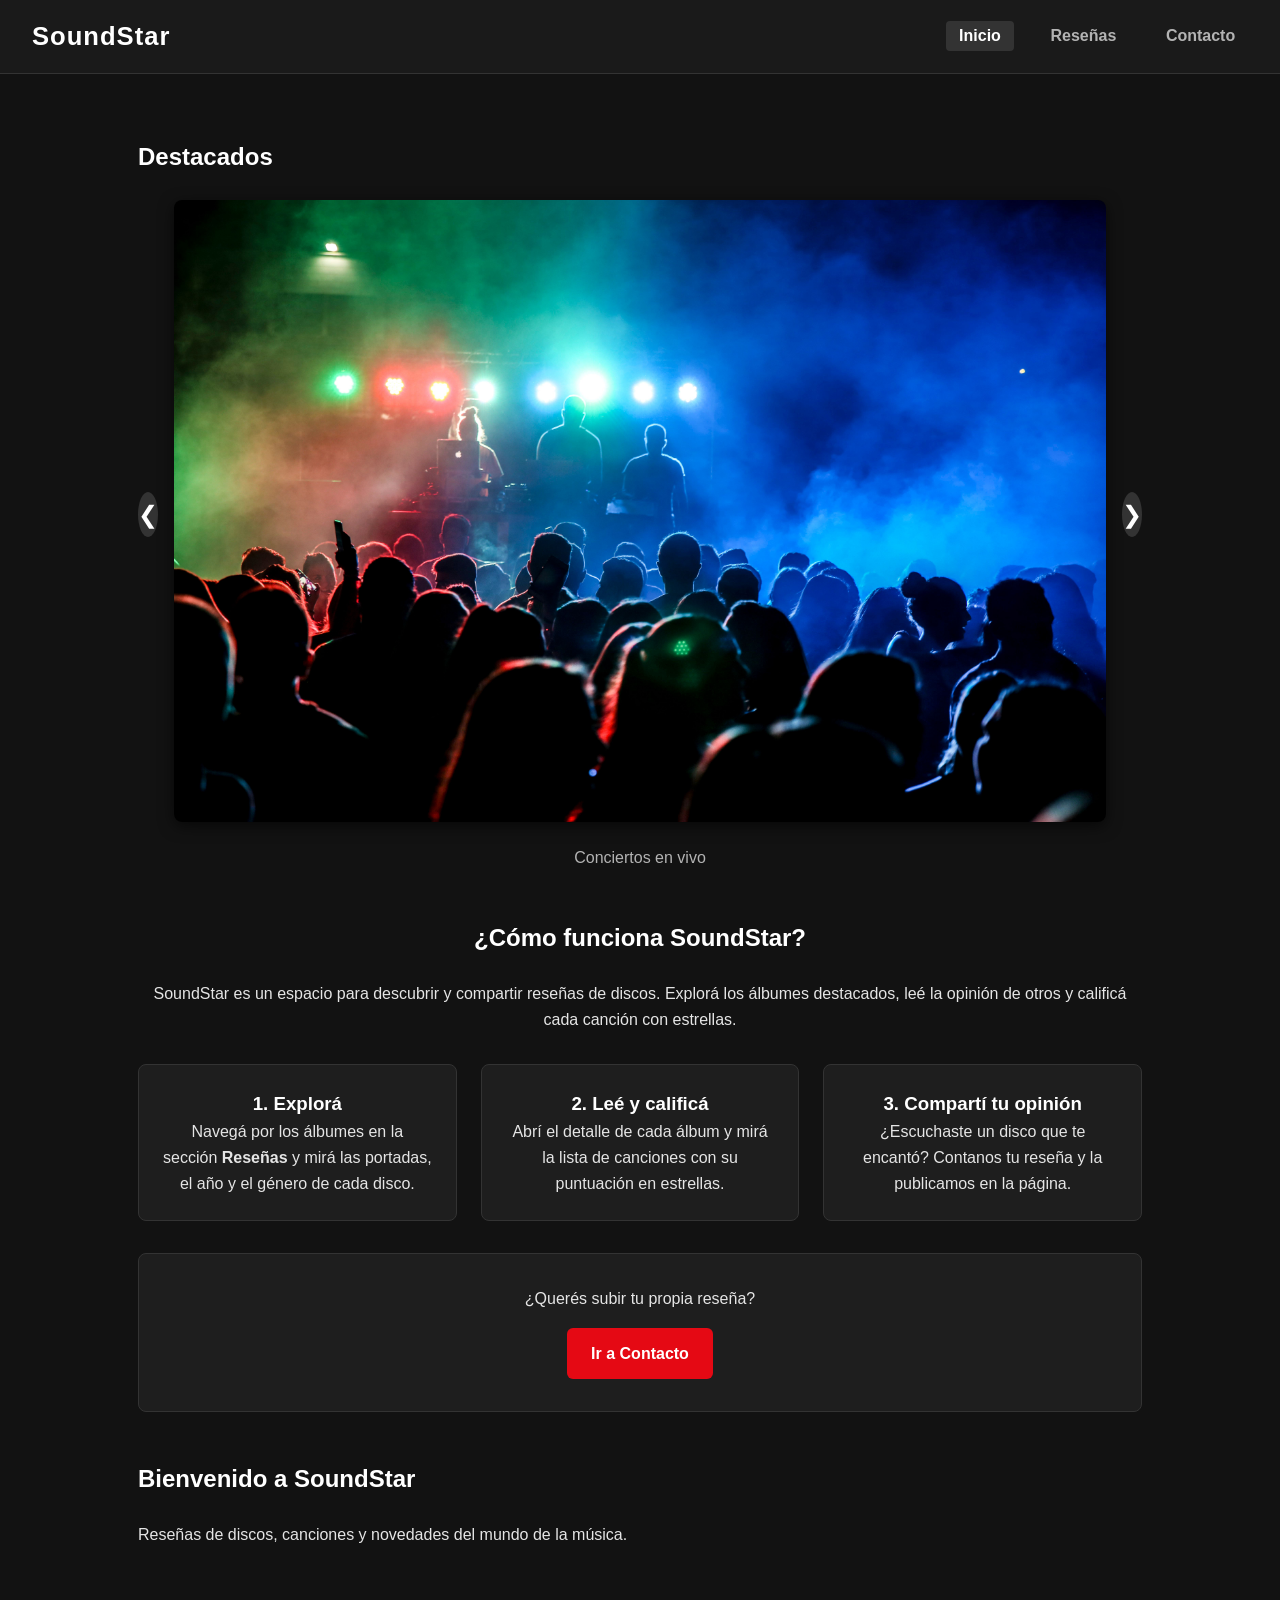
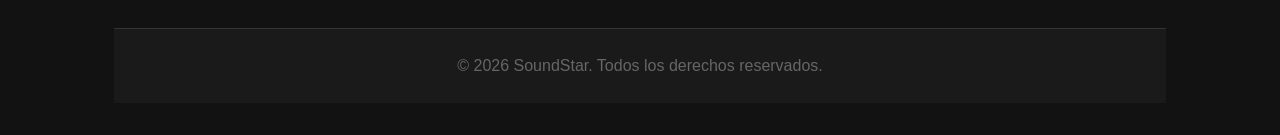
<file: index.html>
<!DOCTYPE html>
<html lang="es">
<head>
    <meta charset="UTF-8">
    <meta name="viewport" content="width=device-width, initial-scale=1.0">
    <title>SoundStar | Inicio</title>
    <link rel="stylesheet" href="css/estilo.css">
</head>
<body>

    <header>
        <h1>SoundStar</h1>
        <nav>
            <ul>
                <li><a href="index.html" class="activo">Inicio</a></li>
                <li><a href="articulos.html">Reseñas</a></li>
                <li><a href="contacto.html">Contacto</a></li>
            </ul>
        </nav>
    </header>

    <main>
       <main>
    <section class="carrusel">
        <h2>Destacados</h2>
        <div class="contenedor-carrusel">
            <button id="boton-anterior" aria-label="Imagen anterior">&#10094;</button>
            <div class="imagen-actual">
                <img id="imagen-carrusel" src="img/concierto.jpg" alt="Conciertos en vivo">
            </div>
            <button id="boton-siguiente" aria-label="Imagen siguiente">&#10095;</button>
        </div>
        <p id="descripcion-carrusel"></p>
    </section>

    <!-- cómo funciona -->
    <section class="como-funciona">
        <h2>¿Cómo funciona SoundStar?</h2>
        <p>SoundStar es un espacio para descubrir y compartir reseñas de discos. Explorá los álbumes destacados, leé la opinión de otros y calificá cada canción con estrellas.</p>

        <div class="pasos">
            <div class="paso">
                <h3>1. Explorá</h3>
                <p>Navegá por los álbumes en la sección <strong>Reseñas</strong> y mirá las portadas, el año y el género de cada disco.</p>
            </div>
            <div class="paso">
                <h3>2. Leé y calificá</h3>
                <p>Abrí el detalle de cada álbum y mirá la lista de canciones con su puntuación en estrellas.</p>
            </div>
            <div class="paso">
                <h3>3. Compartí tu opinión</h3>
                <p>¿Escuchaste un disco que te encantó? Contanos tu reseña y la publicamos en la página.</p>
            </div>
        </div>

        <div class="llamado-accion">
            <p>¿Querés subir tu propia reseña?</p>
            <a href="contacto.html" class="boton-contacto">Ir a Contacto</a>
        </div>
    </section>

    <section>
        <h2>Bienvenido a SoundStar</h2>
        <p>Reseñas de discos, canciones y novedades del mundo de la música.</p>
    </section>
       </main>


    <footer>
        <p>&copy; 2026 SoundStar. Todos los derechos reservados.</p>
    </footer>

    <script src="js/carrusel.js"></script>
</body>
</html>
</file>
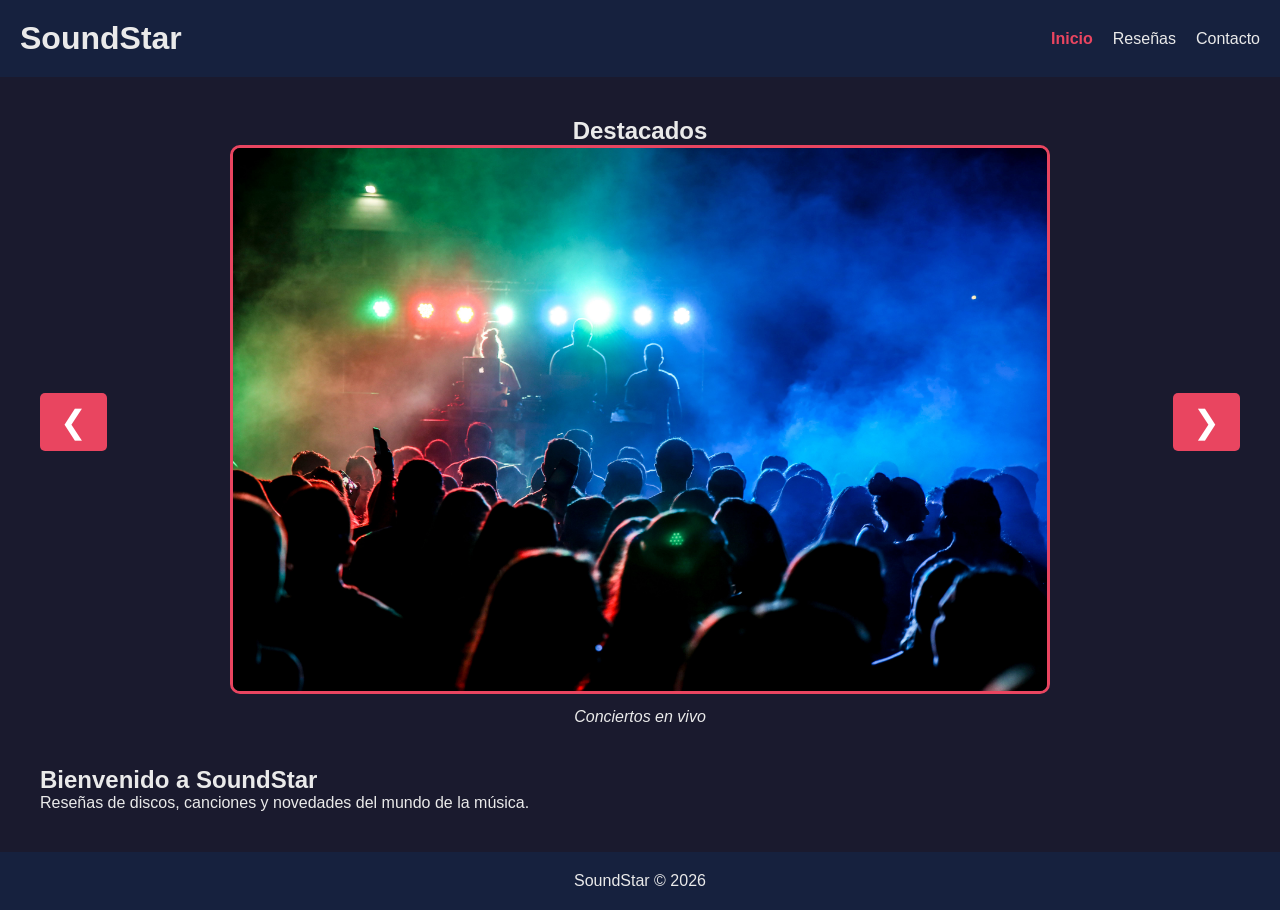
<file: soundstar/index.html>
<!DOCTYPE html>
<html lang="es">
<head>
    <meta charset="UTF-8">
    <meta name="viewport" content="width=device-width, initial-scale=1.0">
    <title>SoundStar | Inicio</title>
    <link rel="stylesheet" href="css/estilo.css">
</head>
<body>
    <header>
        <h1>SoundStar</h1>
        <nav>
            <ul>
                <li><a href="index.html" class="activo">Inicio</a></li>
                <li><a href="articulos.html">Reseñas</a></li>
                <li><a href="contacto.html">Contacto</a></li>
            </ul>
        </nav>
    </header>

    <main>
        <section class="carrusel">
    <h2>Destacados</h2>
    <div class="contenedor-carrusel">
        <button id="boton-anterior" aria-label="Imagen anterior">&#10094;</button>

        <div class="imagen-actual">
            <img id="imagen-carrusel" src="img/concierto.jpg" alt="Conciertos en vivo">
        </div>

        <button id="boton-siguiente" aria-label="Imagen siguiente">&#10095;</button>
    </div>
    <p id="descripcion-carrusel"></p>
</section>

        <section>
            <h2>Bienvenido a SoundStar</h2>
            <p>Reseñas de discos, canciones y novedades del mundo de la música.</p>
        </section>
    </main>

    <footer>
        <p>SoundStar © 2026</p>
    </footer>

    <script src="js/carrusel.js"></script>
</body>
</html>
</file>
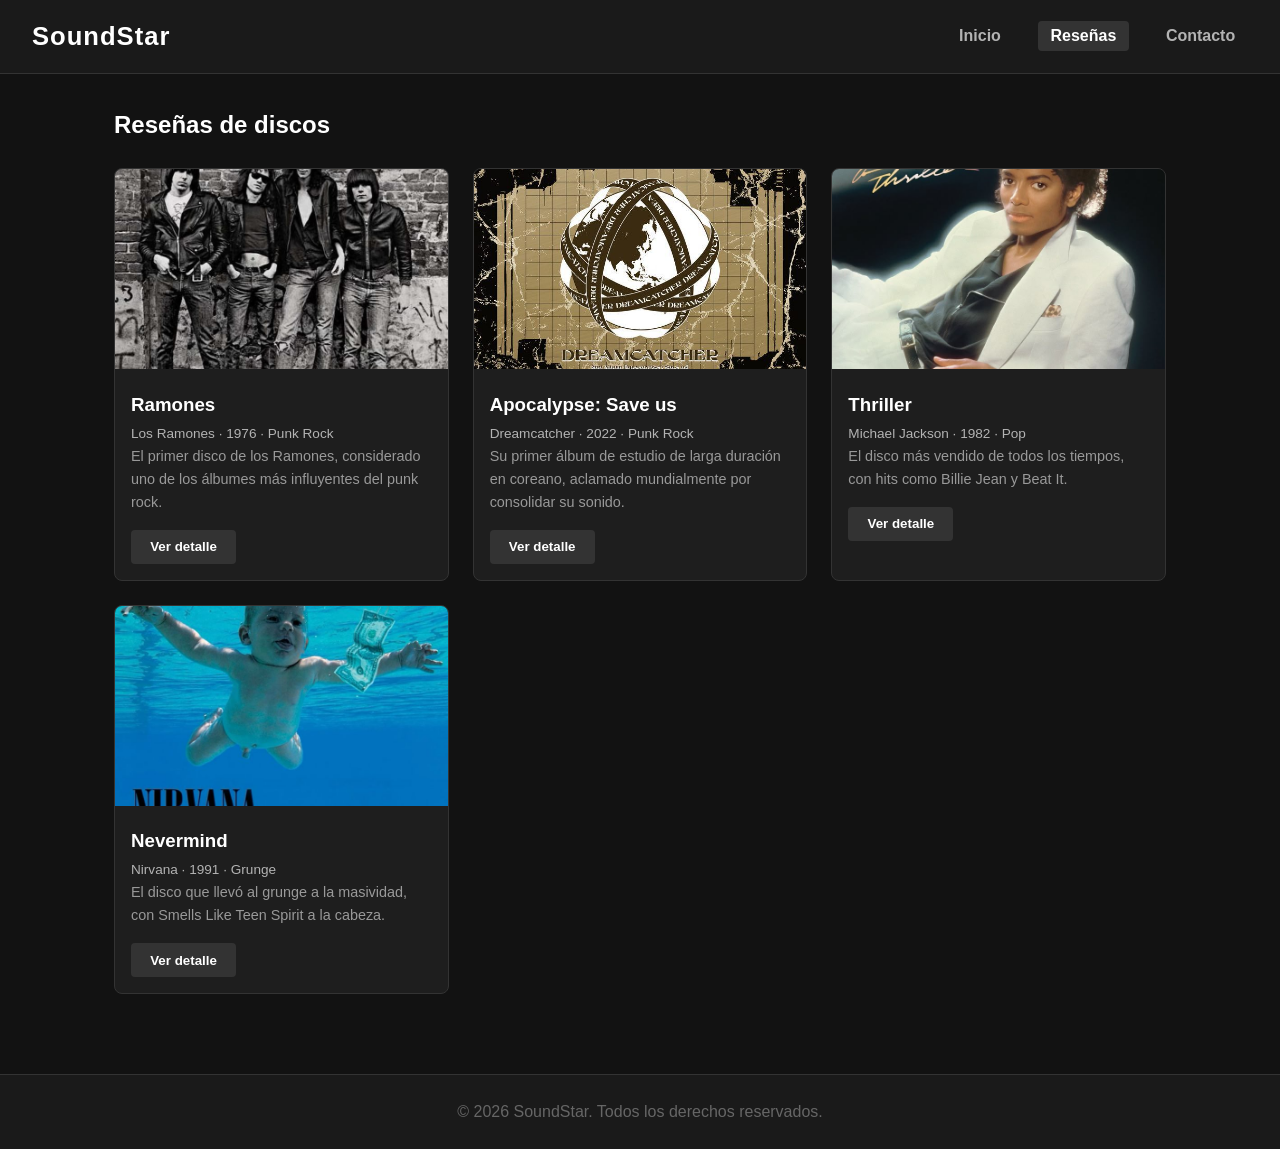
<file: articulos.html>
<!DOCTYPE html>
<html lang="es">
<head>
    <meta charset="UTF-8">
    <meta name="viewport" content="width=device-width, initial-scale=1.0">
    <title>SoundWave | Reseñas</title>
    <link rel="stylesheet" href="css/estilo.css">
</head>
<body>

    <header>
        <h1>SoundStar</h1>
        <nav>
            <ul>
                <li><a href="index.html">Inicio</a></li>
                <li><a href="articulos.html" class="activo">Reseñas</a></li>
                <li><a href="contacto.html">Contacto</a></li>
            </ul>
        </nav>
    </header>

    <main>
        <h2>Reseñas de discos</h2>

        <div id="grilla-albumes" class="grilla-albumes"></div>

        <div id="detalle-album" class="detalle-album">
            <button id="cerrar-detalle" aria-label="Cerrar detalle">&#10006;</button>
            <div id="contenido-detalle"></div>
        </div>
    </main>

    <footer>
        <p>&copy; 2026 SoundStar. Todos los derechos reservados.</p>
    </footer>

    <script src="js/albumes.js"></script>
    <script src="js/resenas.js"></script>
</body>
</html>
</file>
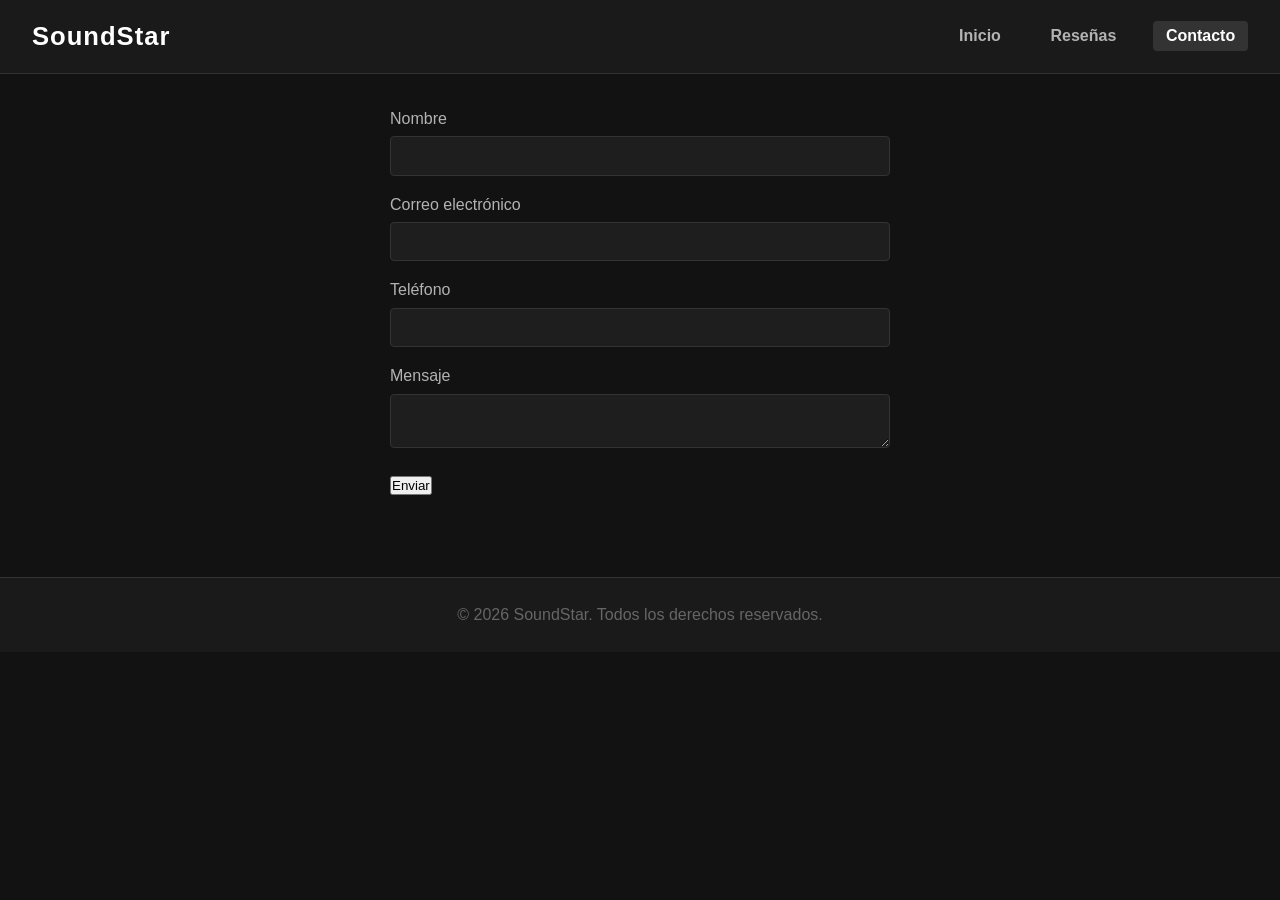
<file: contacto.html>
<!DOCTYPE html>
<html lang="es">
<head>
    <meta charset="UTF-8">
    <meta name="viewport" content="width=device-width, initial-scale=1.0">
    <title>SoundStar | Contacto</title>
    <link rel="stylesheet" href="css/estilo.css">
</head>
<body>

    <header>
        <h1>SoundStar</h1>
        <nav>
            <ul>
                <li><a href="index.html">Inicio</a></li>
                <li><a href="articulos.html">Reseñas</a></li>
                <li><a href="contacto.html" class="activo">Contacto</a></li>
            </ul>
        </nav>
    </header>

    <main>
        <section class="formulario-contacto">
            <form id="formulario-contacto" novalidate>
                <div>
                    <label for="nombre">Nombre</label>
                    <input type="text" id="nombre" name="nombre">
                    <span class="error" id="error-nombre"></span>
                </div>

                <div>
                    <label for="email">Correo electrónico</label>
                    <input type="email" id="email" name="email">
                    <span class="error" id="error-email"></span>
                </div>

                <div>
                    <label for="telefono">Teléfono</label>
                    <input type="tel" id="telefono" name="telefono">
                    <span class="error" id="error-telefono"></span>
                </div>

                <div>
                    <label for="mensaje">Mensaje</label>
                    <textarea id="mensaje" name="mensaje"></textarea>
                    <span class="error" id="error-mensaje"></span>
                </div>

                <button type="submit">Enviar</button>
            </form>
        </section>
    </main>

    <footer>
        <p>&copy; 2026 SoundStar. Todos los derechos reservados.</p>
    </footer>

    <script src="js/contacto.js"></script>
</body>
</html>
</file>
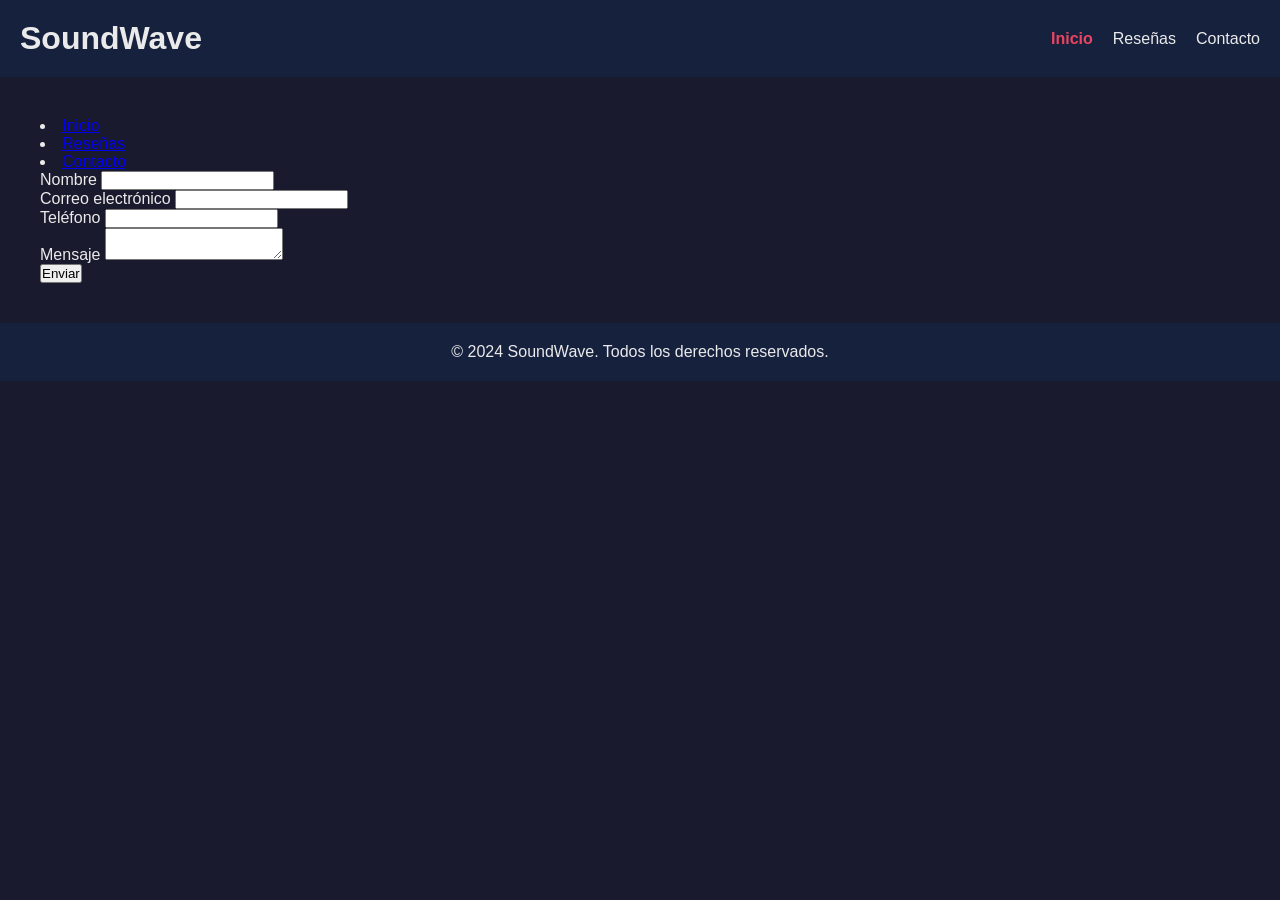
<file: soundstar/contacto.html>
<!DOCTYPE html>
<html lang="es">
<head>
    <meta charset="UTF-8">
    <meta name="viewport" content="width=device-width, initial-scale=1.0">
    <title>SoundWave | Inicio</title>
    <link rel="stylesheet" href="css/estilo.css">
</head>
<body>
    <header>
        <h1>SoundWave</h1>
        <nav>
            <ul>
                <li><a href="index.html" class="activo">Inicio</a></li>
                <li><a href="articulos.html">Reseñas</a></li>
                <li><a href="contacto.html">Contacto</a></li>
            </ul>
        </nav>
    </header>

    <main>
        <li><a href="index.html">Inicio</a></li>
<li><a href="articulos.html">Reseñas</a></li>
<li><a href="contacto.html" class="activo">Contacto</a></li>

<form id="formulario-contacto" novalidate>
    <div>
        <label for="nombre">Nombre</label>
        <input type="text" id="nombre" name="nombre">
        <span class="error" id="error-nombre"></span>
    </div>

    <div>
        <label for="email">Correo electrónico</label>
        <input type="email" id="email" name="email">
        <span class="error" id="error-email"></span>
    </div>

    <div>
        <label for="telefono">Teléfono</label>
        <input type="tel" id="telefono" name="telefono">
        <span class="error" id="error-telefono"></span>
    </div>

    <div>
        <label for="mensaje">Mensaje</label>
        <textarea id="mensaje" name="mensaje"></textarea>
        <span class="error" id="error-mensaje"></span>
    </div>

    <button type="submit">Enviar</button>
</form>

<div id="resumen-envio"></div>

    </main>

    <footer>
        <p>&copy; 2024 SoundWave. Todos los derechos reservados.</p>
    </footer>

    <script src="js/validacion.js"></script>
</file>
<file: css/estilo.css>
/* ===== GENERAL ===== */
* {
    margin: 0;
    padding: 0;
    box-sizing: border-box;
}

body {
    font-family: Arial, Helvetica, sans-serif;
    background-color: #121212;
    color: #e5e5e5;
    line-height: 1.6;
}

a {
    color: #e5e5e5;
    text-decoration: none;
}

/* ===== HEADER ===== */
header {
    background-color: #1a1a1a;
    padding: 1rem 2rem;
    display: flex;
    align-items: center;
    justify-content: space-between;
    border-bottom: 1px solid #333;
    position: sticky;
    top: 0;
    z-index: 10;
}

header h1 {
    color: #fff;
    font-size: 1.6rem;
    letter-spacing: 1px;
}

nav ul {
    list-style: none;
    display: flex;
    gap: 1.5rem;
}

nav a {
    color: #b3b3b3;
    font-weight: bold;
    padding: 0.4rem 0.8rem;
    border-radius: 4px;
    transition: color 0.2s, background 0.2s;
}

nav a:hover {
    color: #fff;
    background: #333;
}

nav a.activo {
    color: #fff;
    background: #333;
    border-radius: 4px;
}

/* ===== MAIN ===== */
main {
    max-width: 1100px;
    margin: 0 auto;
    padding: 2rem 1.5rem;
}

main h2 {
    color: #fff;
    margin-bottom: 1.5rem;
    font-size: 1.5rem;
}

/* ===== CARRUSEL ===== */
.carrusel {
    margin-bottom: 3rem;
}

.contenedor-carrusel {
    display: flex;
    align-items: center;
    gap: 1rem;
    justify-content: center;
}

.contenedor-carrusel button {
    background: #333;
    color: #fff;
    border: none;
    font-size: 1.5rem;
    width: 45px;
    height: 45px;
    border-radius: 50%;
    cursor: pointer;
    transition: background 0.2s;
}

.contenedor-carrusel button:hover {
    background: #e50914;
}

.imagen-actual img {
    max-width: 100%;
    border-radius: 8px;
    box-shadow: 0 4px 15px rgba(0, 0, 0, 0.6);
}

#descripcion-carrusel {
    text-align: center;
    color: #b3b3b3;
    margin-top: 1rem;
}

/* ===== CÓMO FUNCIONA ===== */
.como-funciona {
    text-align: center;
    margin-bottom: 3rem;
}

.pasos {
    display: flex;
    gap: 1.5rem;
    justify-content: center;
    flex-wrap: wrap;
    margin: 2rem 0;
}

.paso {
    flex: 1;
    min-width: 200px;
    background: #1e1e1e;
    border: 1px solid #333;
    border-radius: 8px;
    padding: 1.5rem;
    transition: border-color 0.2s;
}

.paso:hover {
    border-color: #e50914;
}

.paso h3 {
    color: #fff;
    margin-top: 0;
}

.llamado-accion {
    margin-top: 2rem;
    padding: 2rem;
    background: #1e1e1e;
    border: 1px solid #333;
    border-radius: 8px;
}

.boton-contacto {
    display: inline-block;
    margin-top: 1rem;
    padding: 0.8rem 1.5rem;
    background: #e50914;
    color: #fff;
    border-radius: 6px;
    font-weight: bold;
    transition: background 0.2s;
}

.boton-contacto:hover {
    background: #b0060e;
}

/* ===== ÁLBUMES ===== */
.grilla-albumes {
    display: grid;
    grid-template-columns: repeat(auto-fill, minmax(250px, 1fr));
    gap: 1.5rem;
}

.tarjeta-album {
    background: #1e1e1e;
    border: 1px solid #333;
    border-radius: 8px;
    overflow: hidden;
    transition: transform 0.2s, border-color 0.2s;
}

.tarjeta-album:hover {
    transform: translateY(-4px);
    border-color: #555;
}

.tarjeta-album img {
    width: 100%;
    height: 200px;
    object-fit: cover;
}

.tarjeta-album h3 {
    color: #fff;
    padding: 0.8rem 1rem 0.2rem;
}

.tarjeta-album .artista {
    color: #b3b3b3;
    font-size: 0.85rem;
    padding: 0 1rem;
}

.tarjeta-album p {
    padding: 0 1rem;
    color: #999;
    font-size: 0.9rem;
}

.btn-detalle {
    margin: 1rem;
    padding: 0.6rem 1.2rem;
    background: #333;
    color: #fff;
    border: none;
    border-radius: 4px;
    cursor: pointer;
    font-weight: bold;
    transition: background 0.2s;
}

.btn-detalle:hover {
    background: #e50914;
}

/* ===== PANEL DE DETALLE ===== */
.detalle-album {
    display: none;
    margin-top: 2rem;
    background: #1e1e1e;
    border: 1px solid #333;
    border-radius: 8px;
    padding: 2rem;
    position: relative;
}

#cerrar-detalle {
    position: absolute;
    top: 1rem;
    right: 1rem;
    background: #333;
    color: #fff;
    border: none;
    width: 35px;
    height: 35px;
    border-radius: 50%;
    cursor: pointer;
    font-size: 1rem;
}

#cerrar-detalle:hover {
    background: #e50914;
}

.lista-canciones {
    list-style: none;
    margin-top: 1rem;
}

.cancion-item {
    display: flex;
    justify-content: space-between;
    padding: 0.6rem 0;
    border-bottom: 1px solid #333;
}

.titulo-cancion {
    color: #e5e5e5;
}

.estrellas {
    color: #f5c518; 
}

/* ===== CONTACTO ===== */
.formulario-contacto {
    max-width: 500px;
    margin: 0 auto;
}

.formulario-contacto div {
    margin-bottom: 1rem;
}

.formulario-contacto label {
    display: block;
    margin-bottom: 0.3rem;
    color: #b3b3b3;
}

.formulario-contacto input,
.formulario-contacto textarea {
    width: 100%;
    padding: 0.7rem;
    background: #1e1e1e;
    border: 1px solid #333;
    border-radius: 4px;
    color: #fff;
}

.formulario-contacto input:focus,
.formulario-contacto textarea:focus {
    outline: none;
    border-color: #e50914;
}

.error {
    color: #e50914;
    font-size: 0.85rem;
}

/* ===== FOOTER ===== */
footer {
    background: #1a1a1a;
    color: #666;
    text-align: center;
    padding: 1.5rem;
    border-top: 1px solid #333;
    margin-top: 3rem;
}

/* ===== DETALLE EN DOS COLUMNAS ===== */
.detalle-grid {
    display: grid;
    grid-template-columns: 250px 1fr;
    gap: 2rem;
    align-items: start;
}

.detalle-portada img {
    width: 100%;
    border-radius: 8px;
    box-shadow: 0 4px 15px rgba(0, 0, 0, 0.6);
}

.detalle-info h3 {
    color: #fff;
    margin: 0 0 0.3rem;
    font-size: 1.4rem;
}

.detalle-info .artista {
    color: #b3b3b3;
    margin-bottom: 0.5rem;
}

.puntaje {
    color: #f5c518;
    font-size: 1.1rem;
    margin-bottom: 0.5rem;
}

.detalle-info .reseña {
    color: #999;
    margin-bottom: 1rem;
}

.detalle-info h4 {
    color: #fff;
    margin-bottom: 0.5rem;
}

.cancion-item {
    display: flex;
    justify-content: space-between;
    align-items: center;
    gap: 1rem;
    padding: 0.6rem 0;
    border-bottom: 1px solid #333;
}

.cancion-item .nota {
    color: #999;
    font-size: 0.85rem;
    min-width: 35px;
    text-align: right;
}

.botones-enlaces {
    display: flex;
    gap: 1rem;
    margin-top: 1.5rem;
    flex-wrap: wrap;
}

.enlace-spotify,
.enlace-youtube {
    padding: 0.7rem 1.2rem;
    border-radius: 6px;
    font-weight: bold;
    transition: opacity 0.2s;
}

.enlace-spotify {
    background: #1db954; /* verde Spotify */
    color: #fff;
}

.enlace-youtube {
    background: #ff0000; /* rojo YouTube */
    color: #fff;
}

.enlace-spotify:hover,
.enlace-youtube:hover {
    opacity: 0.8;
}

/* Responsive: en pantallas chicas, una columna */
@media (max-width: 700px) {
    .detalle-grid {
        grid-template-columns: 1fr;
    }
}

.cancion-item {
    display: flex;
    align-items: center;
    gap: 1rem;
    padding: 0.6rem 0;
    border-bottom: 1px solid #333;
}

.cancion-item .titulo-cancion {
    flex: 1;              /* ← esto es lo que falta */
    color: #e5e5e5;
}

.cancion-item .estrellas {
    color: #f5c518;
    white-space: nowrap;  /* evita que las estrellas se partan en dos líneas */
    text-align: right;
}

.cancion-item .nota {
    color: #999;
    font-size: 0.85rem;
    min-width: 35px;
    text-align: right;
}
</file>
<file: soundstar/css/estilo.css>
* {
    margin: 0;
    padding: 0;
    box-sizing: border-box;
}

body {
    font-family: Arial, sans-serif;
    background-color: #1a1a2e;
    color: #eaeaea;
}

header {
    display: flex;
    justify-content: space-between;
    align-items: center;
    padding: 20px;
    background-color: #16213e;
}

nav ul {
    display: flex;
    list-style: none;
    gap: 20px;
}

nav a {
    color: #eaeaea;
    text-decoration: none;
}

nav a.activo {
    color: #e94560;
    font-weight: bold;
}

main {
    padding: 40px;
}

footer {
    text-align: center;
    padding: 20px;
    background-color: #16213e;
}

.carrusel {
    text-align: center;
    margin-bottom: 40px;
}

.contenedor-carrusel {
    display: flex;
    justify-content: center;
    align-items: center;
    gap: 20px;
}

#boton-anterior, #boton-siguiente {
    font-size: 2rem;
    background-color: #e94560;
    color: white;
    border: none;
    padding: 10px 20px;
    cursor: pointer;
    border-radius: 5px;
}

.imagen-actual img {
    max-width: 80%;
    height: auto;
    border: 3px solid #e94560;
    border-radius: 10px;
}

#descripcion-carrusel {
    font-style: italic;
    margin-top: 10px;
}

.grilla-albumes {
    display: flex;
    flex-wrap: wrap;
    gap: 20px;
    justify-content: center;
}

.tarjeta-album {
    background-color: #16213e;
    border-radius: 10px;
    padding: 15px;
    width: 300px;
    border: 1px solid #e94560;
}

.tarjeta-album img {
    width: 100%;
    height: auto;
    border-radius: 5px;
}

.tarjeta-album h3 {
    color: #e94560;
    margin: 10px 0 5px;
}

.tarjeta-album .artista {
    font-style: italic;
    color: #aaa;
    margin-bottom: 10px;
}

.boton-canciones {
    background-color: #e94560;
    color: white;
    border: none;
    padding: 8px 15px;
    border-radius: 5px;
    cursor: pointer;
    margin-top: 10px;
}
</file>
